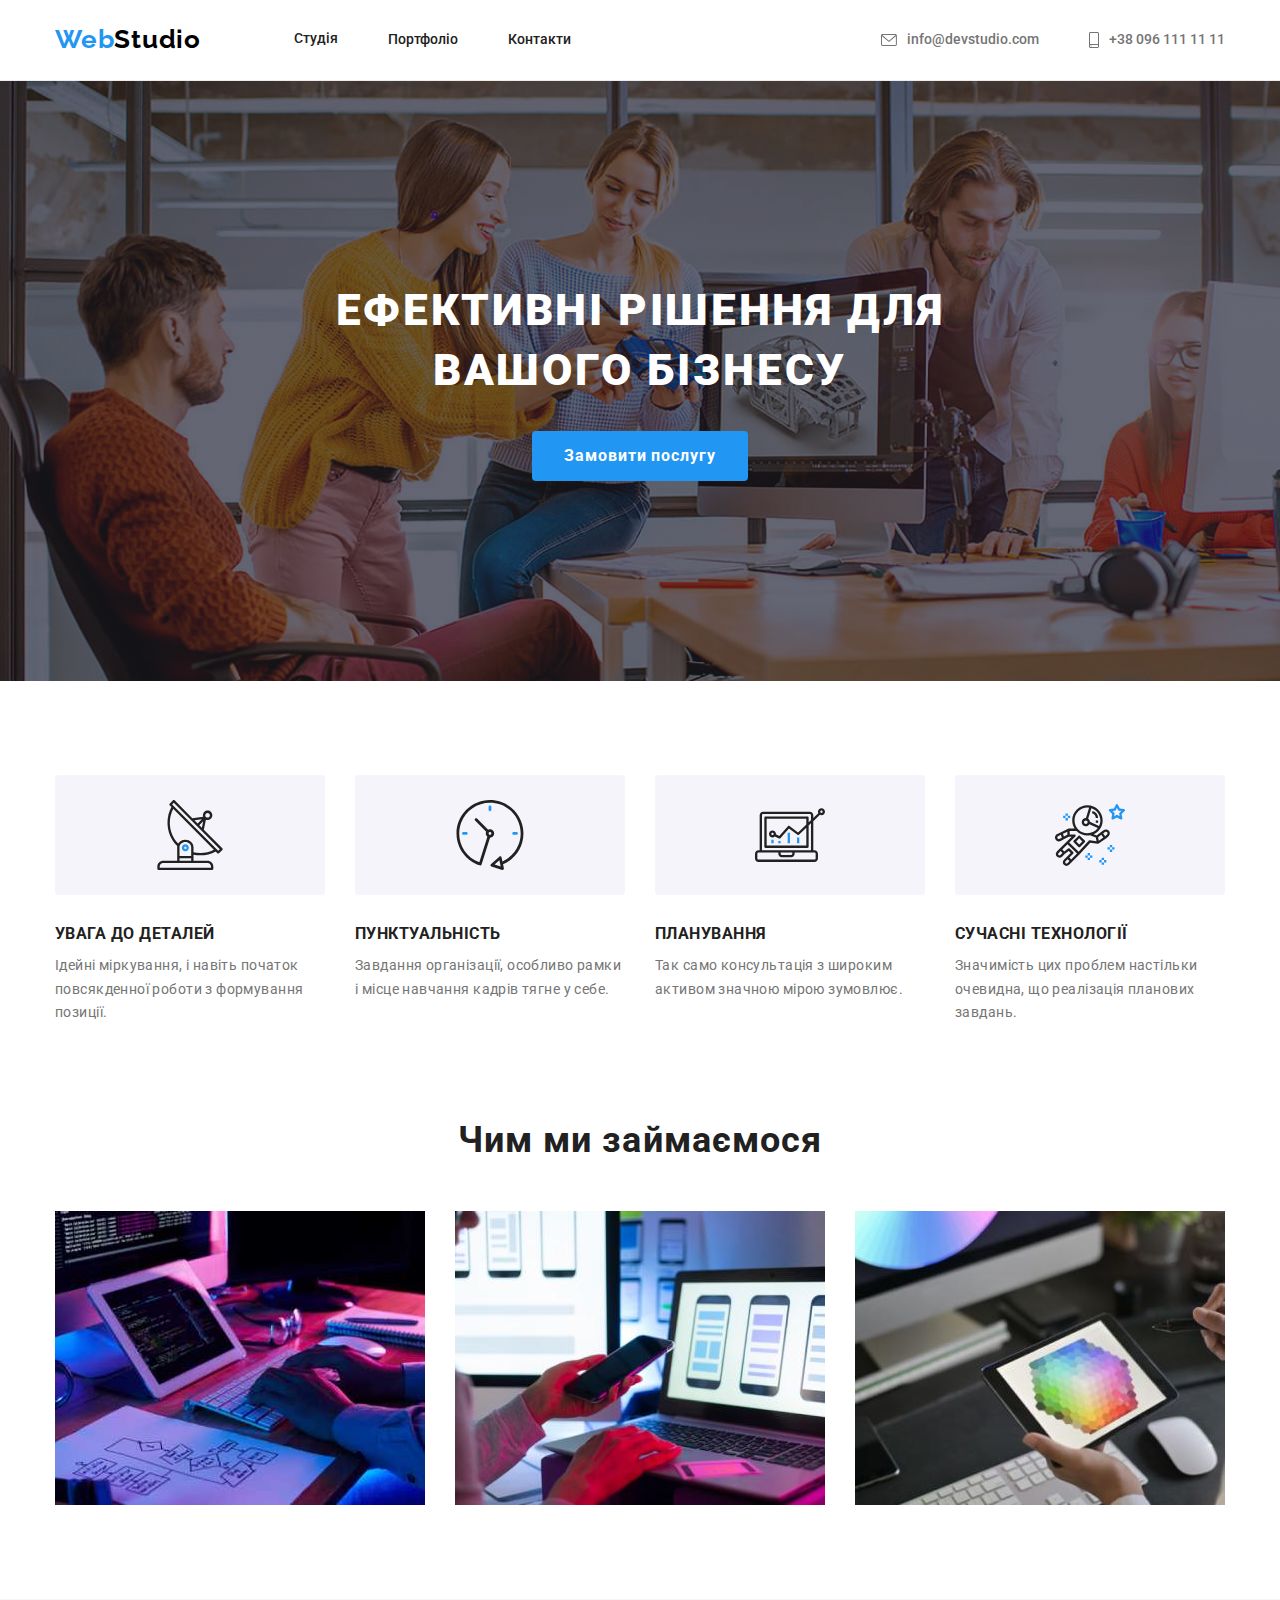
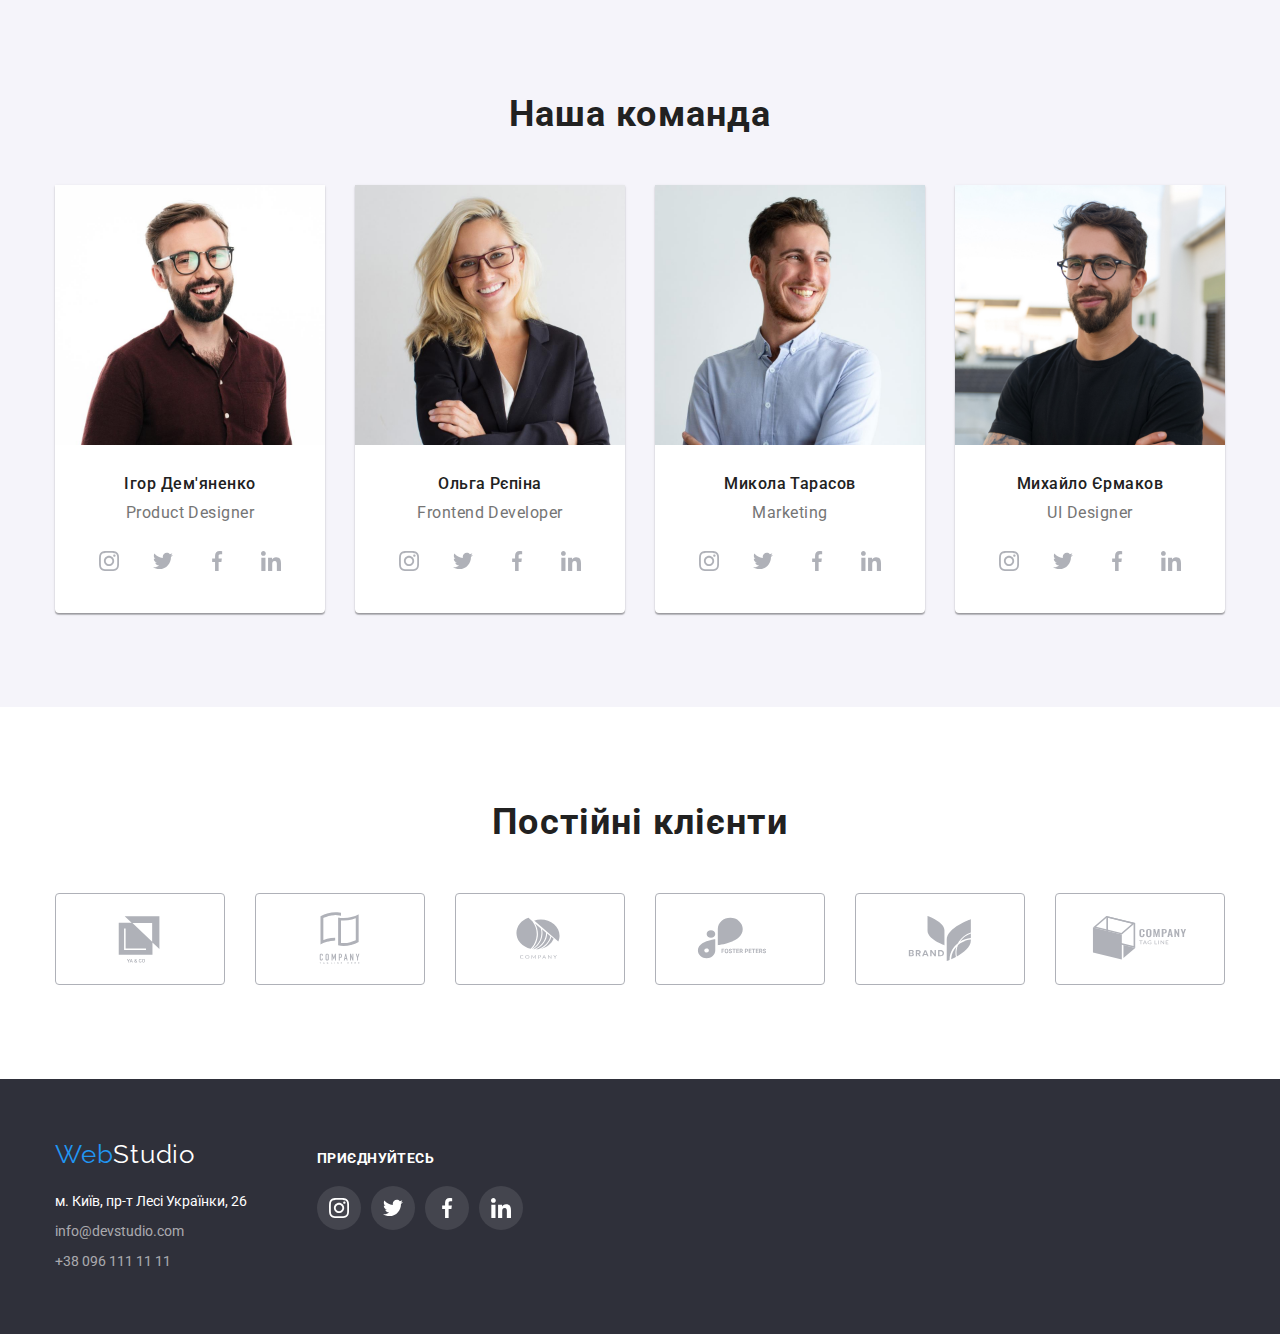
<file: index.html>
<!DOCTYPE html>
<html lang="uk">
<head>
    <meta charset="UTF-8">
    <meta http-equiv="X-UA-Compatible" content="IE=edge">
    <meta name="viewport" content="width=device-width, initial-scale=1.0">
    <title>Document</title>
    <link rel="stylesheet" href="https://cdnjs.cloudflare.com/ajax/libs/modern-normalize/1.1.0/modern-normalize.min.css">
    <link rel="stylesheet" href="./css/styles.css">
    <link rel="preconnect" href="https://fonts.googleapis.com">
    <link rel="preconnect" href="https://fonts.gstatic.com" crossorigin>
    <link href="https://fonts.googleapis.com/css2?family=Raleway:wght@700&family=Roboto:wght@400;500;700&display=swap"
        rel="stylesheet">
</head>
<body>
    <header class="header">
        <div class="container header-conteiner">
        <nav class="header-nav">
         <a class="link-logo" href="/">
            Web<span class="logo-second">Studio</span>
        </a>
        <ul class="general-menu">
            <li class="link-nav">
                <a class="link-nav" href="#">Студія</a>
            </li>
            <li>
                <a class="link-nav" href="./portfolio.html">Портфоліо</a>
            </li>
            <li>
                <a class="link-nav" href="#">Контакти</a>
            </li>
        </ul>
        </nav>
        <ul class="general-kontakt">
        <li>
            <a class="link-contakt" href="info@devstudio.com">
                <svg class="header-icon" width="16" height="12">
                    <use href="./images/icons.svg#icon-envelope"></use>
                </svg>info@devstudio.com</a>
        </li>
        <li>
            <a class="link-contakt" href="+380961111111">
                <svg class="header-icon" width="10" height="16">
                    <use href="./images/icons.svg#icon-smartphone"></use>
                </svg>+38 096 111 11 11</a>
        </li>
        </ul>
    </div>
    </header>
    <main>
<section class="primary-section">
<div class="container"> 
    <h1 class="hero-title">Ефективні рішення для вашого бізнесу</h1>
    <button class="primery-button" type="button">Замовити послугу</button>
</div>
</section>
<section class="section">
    <div class="container">
    <ul class="list-text"> 
        <li class="list-content">
            <div class="content-img">
            <svg class="content-icon" width="70" height="70">
                <use href="./images/icons.svg#icon-antenna"></use>
            </svg>
            </div>
            <h3 class="section-sabtitle">УВАГА ДО ДЕТАЛЕЙ</h3>
            <p class="text-rede">Ідейні міркування, і навіть початок повсякденної роботи з формування позиції.</p>
        </li>
        <li class="list-content">
            <div class="content-img">
            <svg class="content-icon" width="70" height="70">
                <use href="./images/icons.svg#icon-clock"></use>
            </svg>
            </div>
            <h3 class="section-sabtitle">ПУНКТУАЛЬНІСТЬ</h3>
            <p class="text-rede">Завдання організації, особливо рамки і місце навчання кадрів тягне у себе.</p>
        </li>
        <li class="list-content">
            <div class="content-img">
            <svg class="content-icon" width="70" height="70">
                <use href="./images/icons.svg#icon-diagram"></use>
            </svg>
            </div>
            <h3 class="section-sabtitle">ПЛАНУВАННЯ</h3>
            <p class="text-rede">Так само консультація з широким активом значною мірою зумовлює.</p>
        </li>
        <li class="list-content">
            <div class="content-img">
            <svg class="content-icon" width="70" height="70">
                <use href="./images/icons.svg#icon-astronaut"></use>
            </svg>
            </div>
            <h3 class="section-sabtitle">СУЧАСНІ ТЕХНОЛОГІЇ</h3>
            <p class="text-rede">Значимість цих проблем настільки очевидна, що реалізація планових завдань.</p>
        </li>
    </ul>
    </div>
</section>
<section class="section">
    <div class="container">
    <h2 class="section-caption">Чим ми займаємося</h2>
    <ul class="pfoto-list">
        <li>
            <img src="./images/box1.jpg" alt="man typing on keyboard" width="370"/>
        </li>
        <li>
            <img src="./images/box2.jpg" alt="someone is looking at the phone" width="370"/>
        </li>
        <li>
            <img src="./images/box3.jpg" alt="color chart on tablet" width="370"/>
        </li>
    </ul>
    </div>
</section>
<section class="section-third">
    <div class="container">
    <h2 class="section-caption">Наша команда</h2>
    <ul class="command-list">
        <li class="team-card"><img src="./images/img4).jpg" alt="Product Designer" width="270"/>
            <h3 class="section-subject">Ігор Дем'яненко</h3>
        <p class="text-desc">Product Designer</p>
    <ul class="command-soc">
        <li class="item-soc">
            <a href="" class="kommand-link">
             <svg class="net-icon" width="20" height="20">
             <use href="./images/icons.svg#icon-instagram"></use>
         </svg>
        </a></li>
        <li class="item-soc">
            <a href="" class="kommand-link">
             <svg class="net-icon" width="20" height="20">
             <use href="./images/icons.svg#icon-twitter"></use>
         </svg>
        </a></li>
        <li class="item-soc">
            <a href="" class="kommand-link">
             <svg class="net-icon" width="20" height="20">
             <use href="./images/icons.svg#icon-facebook"></use>
         </svg>
            </a></li>
        <li class="item-soc">
            <a href="" class="kommand-link">
        <svg class="net-icon" width="20" height="20">
            <use href="./images/icons.svg#icon-linkedin"></use>
        </svg>
            </a></li>
    </ul>
        </li>
        <li class="team-card"><img src="./images/img1.jpg" alt="Frontend Developer" width="270"/>
        <h3 class="section-subject">Ольга Рєпіна</h3>
        <p class="text-desc"> Frontend Developer</p>
    <ul class="command-soc">
        <li class="item-soc">
        <a href="" class="kommand-link">
        <svg class="net-icon" width="20" height="20">
            <Use href="./images/icons.svg#icon-instagram"></Use>
        </svg>
        </a></li>
        <li class="item-soc">
            <a href="" class="kommand-link">
                <svg class="net-icon" width="20" height="20">
                    <use href="./images/icons.svg#icon-twitter">
                </use></svg>
            </a></li>
        <li class="item-soc">
            <a href="" class="kommand-link">
                <svg class="net-icon" width="20" height="20">
                    <use href="./images/icons.svg#icon-facebook"></use>
                </svg>
            </a></li>
        <li class="item-soc">
            <a href="" class="kommand-link">
                 <svg class="net-icon" width="20" height="20">
                    <use href="./images/icons.svg#icon-linkedin"></use>
                 </svg>
            </a></li>
    </ul>
        </li>
        <li class="team-card"><img src="./images/img2.jpg" alt="Marketing" width="270"/>
        <h3 class="section-subject">Микола Тарасов</h3>
        <p class="text-desc">Marketing</p>
    <ul class="command-soc">
        <li class="item-soc">
            <a href="" class="kommand-link">
                <svg class="net-icon" width="20" height="20">
                    <use href="./images/icons.svg#icon-instagram"></use>
                </svg>
            </a></li>
        <li class="item-soc">
            <a href="" class="kommand-link">
                <svg class="net-icon" width="20" height="20">
                    <use href="./images/icons.svg#icon-twitter"></use>
                </svg>
            </a></li>
        <li class="item-soc">
            <a href="" class="kommand-link">
                <svg class="net-icon" width="20" height="20"> 
                    <use href="./images/icons.svg#icon-facebook"></use>
                </svg>
            </a></li>
        <li class="item-soc">
            <a href="" class="kommand-link">
                <svg class="net-icon" width="20" height="20">
                    <use href="./images/icons.svg#icon-linkedin"></use>
                </svg>
            </a></li>
    </ul>
        </li>
        <li class="team-card"><img src="./images/img3.jpg" alt="UI Designer" width="270"/>
        <h3 class="section-subject">Михайло Єрмаков</h3>
        <p class="text-desc">UI Designer</p>
    <ul class="command-soc">
        <li class="item-soc">
            <a href="" class="kommand-link">
                <svg class="net-icon" width="20" height="20">
                    <use href="./images/icons.svg#icon-instagram"></use>
                </svg>
            </a>
        </li>
        <li class="item-soc">
            <a href="" class="kommand-link">
                <svg class="net-icon" width="20" height="20">
                    <use href="./images/icons.svg#icon-twitter"></use>
                </svg>
            </a>
        </li>
        <li class="item-soc">
            <a href="" class="kommand-link">
                <svg class="net-icon" width="20" height="20">
                    <use href="./images/icons.svg#icon-facebook"></use>
                </svg>
            </a>
        </li>
        <li class="item-soc">
            <a href="" class="kommand-link">
                <svg class="net-icon" width="20" height="20">
                    <use href="./images/icons.svg#icon-linkedin"></use>
                </svg>
            </a>
        </li>
    </ul>
        </li>
    </ul>
    </div>
    </section>
<section class="conteinar-clients">
    <div class="container">
        <h2 class="section-caption">Постійні клієнти</h2>
<ul class="client-list">
    <li class="client-card">
        <a href="" class="klient-link">
            <svg class="client-icon" width="106" height="60">
                <use href="./images/icons.svg#icon-Logo-6-1"></use>
            </svg>
        </a></li>
    <li class="client-card">
        <a href="" class="klient-link">
            <svg class="client-icon" width="106" height="60">
                <use href="./images/icons.svg#icon-Logo-7-1"></use>
            </svg>
        </a></li>
    <li class="client-card">
        <a href="" class="klient-link">
            <svg class="client-icon" width="106" height="60">
                <use href="./images/icons.svg#icon-Logo-8-1"></use>
            </svg>
        </a></li>
    <li class="client-card">
        <a href="" class="klient-link">
            <svg class="client-icon" width="106" height="60">
                <use href="./images/icons.svg#icon-Logo-9-1"></use>
            </svg>
        </a></li>
    <li class="client-card">
        <a href="" class="klient-link">
            <svg class="client-icon" width="106" height="60">
                <use href="./images/icons.svg#icon-Logo-10-1"></use>
            </svg>
        </a></li>
    <li class="client-card">
        <a href="" class="klient-link">
            <svg class="client-icon" width="106" height="60">
                <use href="./images/icons.svg#icon-Logo-11-1"></use>
            </svg>
        </a></li>
</ul>
    </div>
</section>
    </main>
<footer class="section-footer"> 
    <div class="footer-all">
    <div class="container-adress">
<a class="link-footer" href="/">Web<span class="logo-second-footer">Studio</span></a>
<address>
    <ul>
        <li class="location-address"><a class="link-address" href="/">м. Київ, пр-т Лесі Українки, 26</a></li>
        <li class="location-address"><a class="link-information" href="info@devstudio.com">info@devstudio.com</a></li>
        <li class="location-address"><a class="link-information" href="+380961111111">+38 096 111 11 11</a></li>
    </ul>
</address>
    </div>
    <div class="footer-net">
    <p class="text-net">Приєднуйтесь</p>
    <ul class="footer-soc">
        <li>
            <a href="" class="soc-link">
                <svg class="footer-icon" width="20" height="20">
                    <use href="./images/icons.svg#icon-instagram"></use>
                </svg>
            </a>
        </li>
        <li>
            <a href="" class="soc-link">
                <svg class="footer-icon" width="20" height="20">
                    <use href="./images/icons.svg#icon-twitter"></use>
                </svg>
            </a>
        </li>
        <li>
            <a href="" class="soc-link">
                <svg class="footer-icon" width="20" height="20">
                    <use href="./images/icons.svg#icon-facebook"></use>
                </svg>
            </a>
        </li>
        <li>
            <a href="" class="soc-link">
                <svg class="footer-icon" width="20" height="20">
                    <use href="./images/icons.svg#icon-linkedin"></use>
                </svg>
            </a>
        </li>
    </ul>
    </div>
</div>
    </footer>
</body>
</html>
</file>
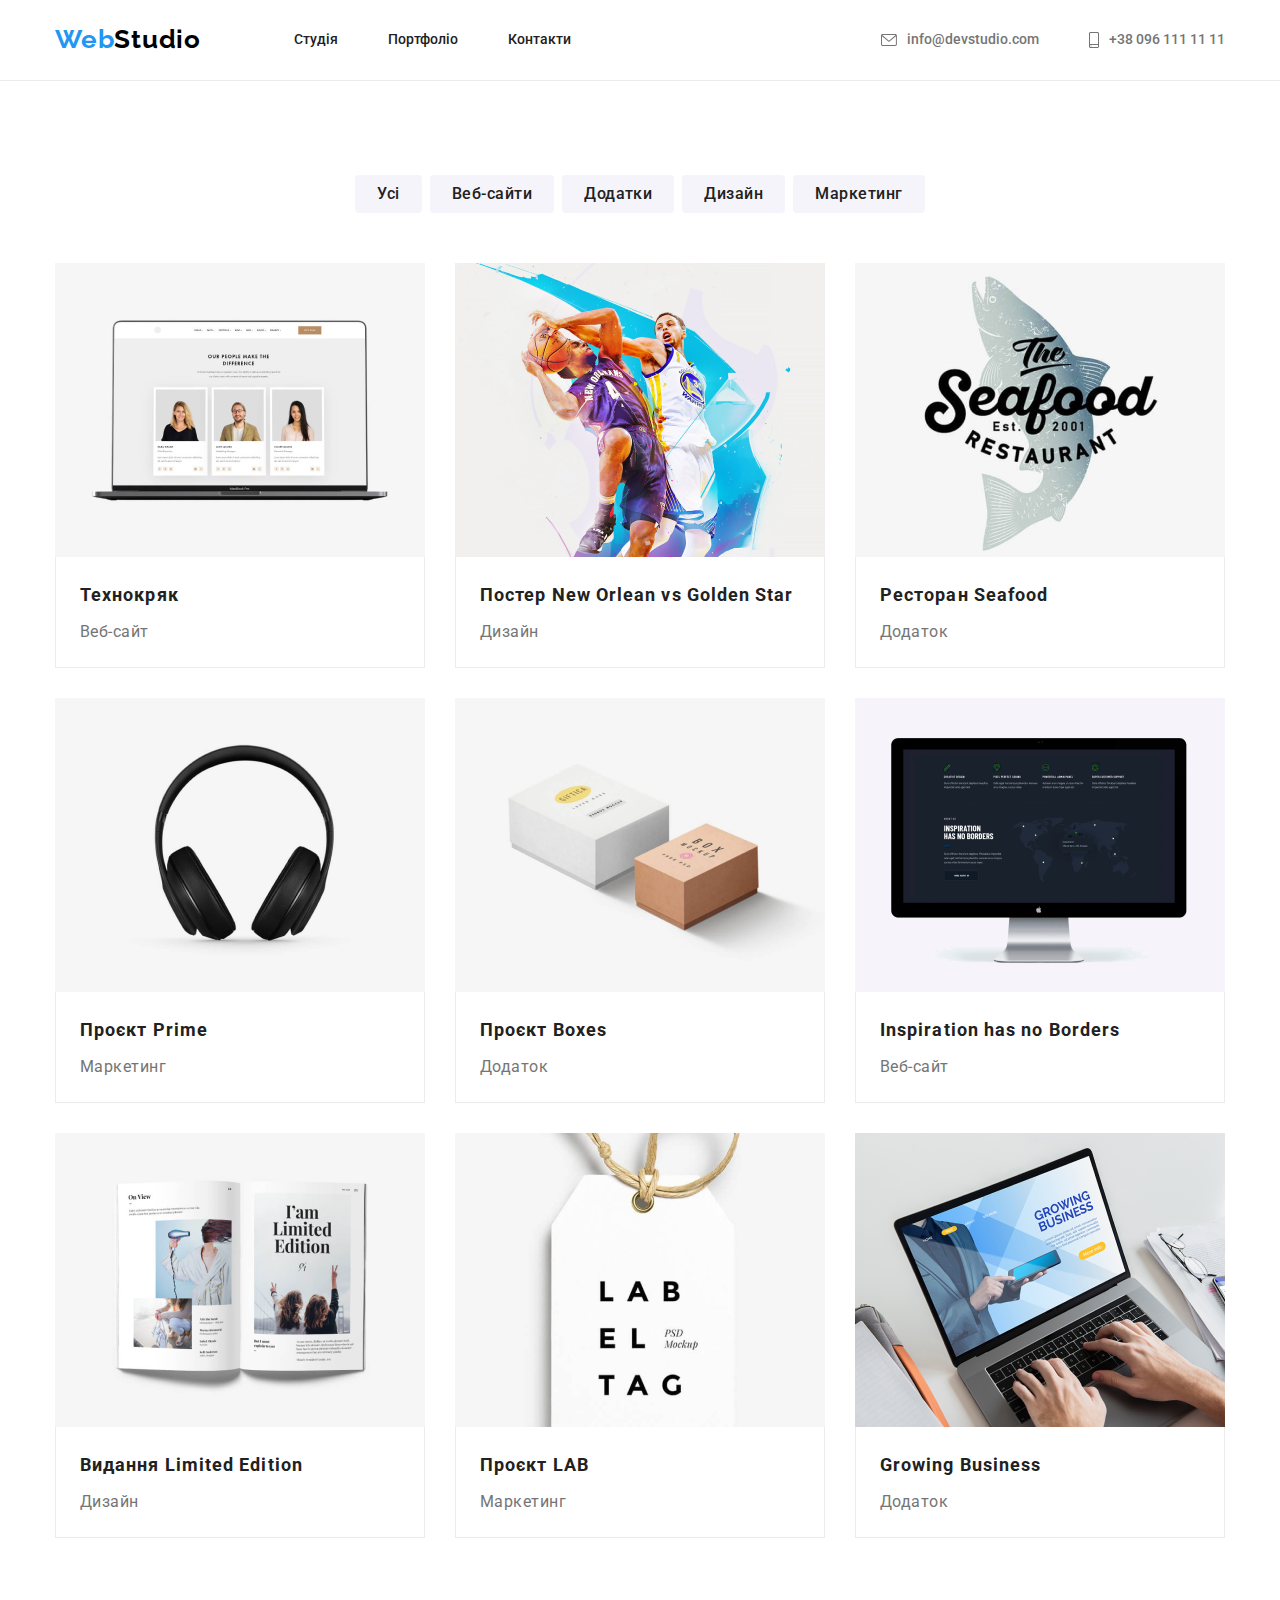
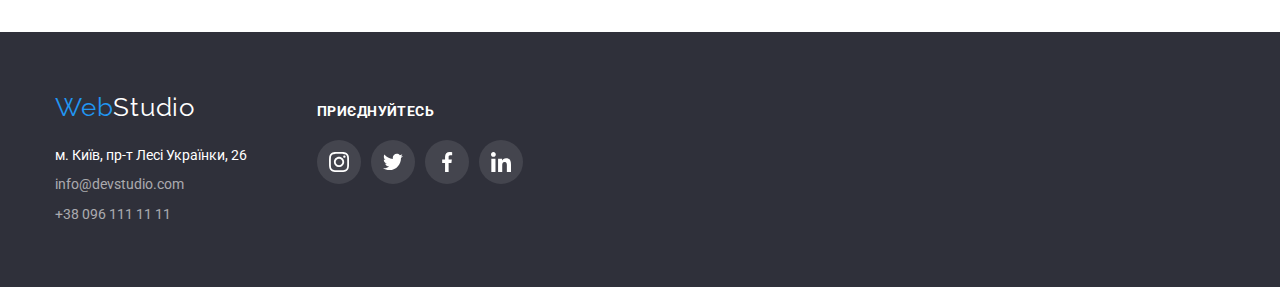
<file: portfolio.html>
<!DOCTYPE html>
<html lang="uk">

<head>
    <meta charset="UTF-8">
    <meta http-equiv="X-UA-Compatible" content="IE=edge">
    <meta name="viewport" content="width=device-width, initial-scale=1.0">
    <title>Document</title>
    <link rel="stylesheet" href="https://cdnjs.cloudflare.com/ajax/libs/modern-normalize/1.1.0/modern-normalize.min.css">
    <link rel="stylesheet" href="./css/styles.css">
    <link rel="preconnect" href="https://fonts.googleapis.com">
    <link rel="preconnect" href="https://fonts.gstatic.com" crossorigin>
    <link href="https://fonts.googleapis.com/css2?family=Raleway:wght@700&family=Roboto:wght@400;500;700&display=swap"
        rel="stylesheet">
</head>

<body>
    <header class="header">
    <div class="container header-conteiner">
        <nav class="header-nav">
        <a class="link-logo" href="/">Web<span class="logo-second">Studio</span></a>
        <ul class="general-menu">
            <li>
                <a class="link-nav" href="./index.html">Студія</a>
            </li>
            <li>
                <a class="link-nav" href="#">Портфоліо</a>
            </li>
            <li>
                <a class="link-nav" href="#">Контакти</a>
            </li>
        </ul>
        </nav>
        <ul class="general-kontakt">
            <li>
                <a class="link-contakt" href="info@devstudio.com">
                    <svg class="header-icon" width="16" height="12">
                        <use href="./images/icons.svg#icon-envelope"></use>
                    </svg>info@devstudio.com</a>
            </li>
            <li>
                <a class="link-contakt" href="+380961111111">
                    <svg class="header-icon" width="10" height="16">
                        <use href="./images/icons.svg#icon-smartphone"></use>
                    </svg>+38 096 111 11 11</a>
            </li>
        </ul>
    </div>
    </header>
    <main>
        <section class="section-portfolio">
        <div class="container">
        <ul class="secondary-menu">
            <li>
            <button  class="secondary-button" type="button">Усі</button>
            </li>
            <li>
                <button class="secondary-button" type="button">Веб-сайти</button>
            </li>
            <li>
                <button  class="secondary-button" type="button">Додатки</button>
            </li>
            <li>
                <button class="secondary-button" type="button">Дизайн</button>
            </li>
            <li>
                <button class="secondary-button" type="button">Маркетинг</button>
            </li>
        </ul>
        <h1 class="visually-hidden">Наші роботи</h1>
        <ul class="portfolio-card">
            <li class="container-portfolio"><a class="portfolio-link" href="#"><img src="./images/portfolio1.jpg.png" alt="tehnohryak" width="370" />
                <div class="portfolio-text">
                <h3 class="title-text">Технокряк</h3>
                <p class="title-description">Веб-сайт</p>
                </div>
                </a>
            </li>
            <li class="container-portfolio"><a class="portfolio-link" href="#"><img src="./images/portfolio2.jpg.png" alt="New Orlean vs Golden Star" width="370" />
                <div class="portfolio-text">
                <h3 class="title-text">Постер New Orlean vs Golden Star</h3>
                <p class="title-description">Дизайн</p>
                </div>
                </a>
            </li>
            <li class="container-portfolio"><a class="portfolio-link" href="#"><img src="./images/portfolio3.jpg.png" alt="restaurant Seafood" width="370" />
                <div class="portfolio-text">
                <h3 class="title-text">Ресторан Seafood</h3>
                <p class="title-description">Додаток</p>
                </div>
                </a>
            </li>
            <li class="container-portfolio"><a class="portfolio-link" class="portfolio-link" href="#"><img src="./images/portfolio4.jpg.png" alt="project Prime" width="370" />
                <div class="portfolio-text">
                <h3 class="title-text">Проєкт Prime</h3>
                <p class="title-description">Маркетинг</p>
                </div>
                </a>
            </li>
            <li class="container-portfolio"><a class="portfolio-link" href="#"><img src="./images/portfolio5.jpg.png" alt="project Boxes" width="370" />
                <div class="portfolio-text">
                <h3 class="title-text">Проєкт Boxes</h3>
                <p class="title-description">Додаток</p>
                </div>
                </a>
            </li>
             <li class="container-portfolio"><a class="portfolio-link" href="#"><img src="./images/portfolio6.jpg.png" alt="Inspiration has no Borders" width="370" />
                <div class="portfolio-text">
                <h3 class="title-text">Inspiration has no Borders</h3>
                <p class="title-description">Веб-сайт</p>
                </div>
                </a>
            </li>
            <li class="container-portfolio"><a class="portfolio-link" href="#"><img src="./images/portfolio7.jpg.png" alt="edition Limited Edition" width="370" />
                <div class="portfolio-text">
                <h3 class="title-text">Видання Limited Edition</h3>
                <p class="title-description">Дизайн</p>
                </div>
                </a>
            </li>
            <li class="container-portfolio"><a class="portfolio-link" href="#"><img src="./images/portfolio8.jpg.png" alt="project lab" width="370" />
                <div class="portfolio-text">
                <h3 class="title-text">Проєкт LAB</h3>
                <p class="title-description">Маркетинг</p>
                </div>
                </a>
            </li>
            <li class="container-portfolio"><a class="portfolio-link" href="#"><img src="./images/portfolio9.jpg.png" alt="Growing Business" width="370" />
                <div class="portfolio-text">
                <h3 class="title-text">Growing Business</h3>
                <p class="title-description">Додаток</p>
                </div>
                </a>
            </li>
        </ul>
        </div>
        </section>
    </main>
<footer class="section-footer">
    <div class="footer-all">
        <div class="container-adress">
            <a class="link-footer" href="/">Web<span
                    class="logo-second-footer">Studio</span></a>
            <address>
                <ul>
                    <li class="location-address"><a class="link-address" href="/">м. Київ, пр-т Лесі Українки, 26</a>
                    </li>
                    <li class="location-address"><a class="link-information"
                            href="info@devstudio.com">info@devstudio.com</a></li>
                    <li class="location-address"><a class="link-information" href="+380961111111">+38 096 111 11 11</a>
                    </li>
                </ul>
            </address>
        </div>
        <div class="footer-net">
            <p class="text-net">Приєднуйтесь</p>
            <ul class="footer-soc">
                <li>
                    <a href="" class="soc-link">
                        <svg class="footer-icon" width="20" height="20">
                            <use href="./images/icons.svg#icon-instagram"></use>
                        </svg>
                    </a>
                </li>
                <li>
                    <a href="" class="soc-link">
                        <svg class="footer-icon" width="20" height="20">
                            <use href="./images/icons.svg#icon-twitter"></use>
                        </svg>
                    </a>
                </li>
                <li>
                    <a href="" class="soc-link">
                        <svg class="footer-icon" width="20" height="20">
                            <use href="./images/icons.svg#icon-facebook"></use>
                        </svg>
                    </a>
                </li>
                <li>
                    <a href="" class="soc-link">
                        <svg class="footer-icon" width="20" height="20">
                            <use href="./images/icons.svg#icon-linkedin"></use>
                        </svg>
                    </a>
                </li>
            </ul>
        </div>
    </div>
</footer>
</body>

</html>
</file>
<file: css/styles.css>
:root {
    --color-primary: #757575;
    --color-brand: #2196f3;
    --color-accent: #212121;
    --color-active: #188CE8;
    --color-secondary-section: #f5f5f5;
    --collo-button: #f5f4fA;
    --color-section: #2f303a;
    --color-container: #eeeeee;
    --color-background: #ffffff;
}

body {
    color: var(--color-primary);
    font-size: 14px;
    font-family: "Roboto", sans-serif;
    font-weight: 400;
    background-color: var(--color-background)
}
ul {
    list-style-type: none;
}
 
h1,
h2,
h3,
h4,
h5,
h6,
p,
ul {
    padding: 0;
    margin: 0;
}

img {
    display: block;
    max-width: 100%;
    height: auto;

}

.section {
    padding-top: 94px;
    padding-bottom: 94px;
}

.section-portfolio {
    padding-bottom: 94px;
    padding-top: 94px;
}

.container {
    width: 100%;
    max-width: 1200px;
    margin: 0 auto;
    padding: 0 15px;

}
 
.section:nth-child(2) {
   padding-bottom: 0;
}

.content-img {
display: flex;
width: 270px;
height: 120px;
border-radius: 4px;
background-color: var(--collo-button);
margin-bottom: 30px;
justify-content: center;
align-items: center;
}


/* soc section*/
/* soc section*/

.command-soc {
    display: flex;
    justify-content: center;
    gap: 10px;
    padding-bottom: 30px;
}

.kommand-link {
    height: 44px;
    width: 44px;
    display: flex;
    align-items: center; 
    justify-content: center;
    border-radius: 50%;
    cursor: pointer;
}

.kommand-link:hover {
    background-color: var(--color-brand);
}

.net-icon {
    fill: #afb1b8;
}

.kommand-link:hover .net-icon {
    fill: var(--color-background);
}



/* header */
/* header */
.header {
    padding: 24px 0 25px 0;
    border: 1px; 
    border-color: #ECECEC;
    border-bottom-style: solid;
}

.header-conteiner {
    display: flex;
    align-items: center;
}

.header-nav {
    flex-grow: 1;
    display: flex;
    align-items: center;
}

.link-logo {
    color: var(--color-brand);
    text-decoration: none;
    line-height: 1.2;
    font-family: Raleway;
    letter-spacing: 0.03em;
    font-weight: 700;
    font-size: 26px;

}

.logo-second {
    color: #000000;
}

.logo-second-footer {
    color: var(--color-background);
}

.general-menu {
    display: flex;
    gap: 50px;
    margin-left: 93px;
}

.link-nav {
    color: var(--color-accent);
    text-decoration: none;
    line-height: 1.14;
    font-weight: 500;
}

.link-nav:hover {
    color: var(--color-brand);
    border-radius: 4px;
    font-weight: 500;
}

.link-nav:active {
    color: var(--color-active);
    font-weight: 500;
}

.link-nav:focus {
    color: var(--color-active);
    font-weight: 500;
}

.general-kontakt {
    display: flex;
    gap: 50px;
}

.link-contakt {
    display: flex;
    align-items: center;
    color: var(--color-primary);
    text-decoration: none;
    line-height: 1.17;
    font-weight: 500; 
}

.header-icon {
    margin-right: 10px;
    fill: currentColor;
}

.link-contakt:hover {
    color: var(--color-brand); 
}
 

.link-contakt:focus {
    color: var(--color-active);
}

.link-contakt:active {
    color: var(--color-active);
}


/* base section*/
/* base section*/

.primary-section {
margin: 0 auto;
    background: var(--color-section);
    padding: 200px 0 200px 0;
    text-align: center;
    width: 100%;
    max-width: 1600px;
    height: 600px;
    align-content: center;
    background-image: linear-gradient(rgba(47, 48, 58, 0.4), rgba(47, 48, 58, 0.4)),
        url(../images/first.png);
    background-size: auto;
    background-repeat: no-repeat;
}

.list-text {
    display: flex;
    gap: 30px;
}

.list-content {
    width: 270px;
    text-align: left;
}

.section-sabtitle {
    margin-bottom: 10px;
    color: var(--color-accent);
    text-transform: uppercase;
    line-height: 1.14;
    font-weight: 700;
    letter-spacing: 0.03em;
}

.text-rede {
    line-height: 1.7;
    font-weight: 400;
    letter-spacing: 0.03em;
}

.section-caption {
    margin-bottom: 50px;
    color: var(--color-accent);
    line-height: 1.17;
    font-size: 36px;
    font-weight: 700;
    letter-spacing: 0.03em;
    text-align: center;
}

.pfoto-list {
    display: flex;
    gap: 30px;
    margin-top: 0;
}

.section-third {
    background-color: var(--collo-button);
    padding: 94px 0;
}

.command-list {
    display: flex;
    gap: 30px;
}

.team-card {
    background-color: var(--color-background);
    display: block;
    max-width: 100%;
    height: auto;
    border-radius: 0px 0px 4px 4px; 
    box-shadow: 0px 1px 3px rgba(0, 0, 0, 0.12),
        0px 1px 1px rgba(0, 0, 0, 0.14),
        0px 2px 1px rgba(0, 0, 0, 0.2);
}

.section-subject {
    padding-top: 30px;
    margin-bottom: 10px;
    color: var(--color-accent);
    line-height: 1.17;
    font-size: 16px;
    font-weight: 500;
    letter-spacing: 0.03em;
    text-align: center;
}

.text-desc {
    margin-bottom: 16px;
    line-height: 1.17;
    font-weight: 400;
    font-size: 16px;
    letter-spacing: 0.03em;
    text-align: center;
}

.conteinar-clients {
    display: flex;
    padding: 94px 0 94px;
}

.client-list {
    display: flex;
    gap: 30px;
}

.client-card {
    width: calc((100% - 15px) / 6);
    display: flex;

}

.klient-link:hover {
    border-color: var(--color-brand);
    fill: var(--color-brand);

}

.klient-link {
    width: 170px;
    height: 92px;
    display: flex;
    align-items: center;
    justify-content: center;
    border: 1px solid;
    border-radius: 4px;
    fill: #AFB1B8;
    border-color: #AFB1B8;
}

.visually-hidden {
    position: absolute;
    white-space: nowrap;
    width: 1px;
    height: 1px;
    overflow: hidden;
    border: 0;
    padding: 0;
    clip: rect(0 0 0 0);
    clip-path: inset(50%);
    margin: -1px;
}

.portfolio-card {
    display: flex;
    flex-wrap: wrap;
    gap: 30px;
}

.container-portfolio {
    max-width: 370px;
}

 



/*section-text*/

.hero-title {
    color: var(--color-background);
    text-transform: uppercase;
    line-height: 1.36;
    font-size: 44px;
    font-weight: 900;
    letter-spacing: 0.06em;
    padding: 0;
    width: 696px;
    margin: 0 auto 30px auto;
    text-align: center;
}



.portfolio-text {
border: 1px #ECECEC solid;
padding: 20px 24px 20px 24px;
border-top: none;
}

.portfolio-link {
    display: block;
    text-decoration: none; 
}

.portfolio-link:hover {
box-shadow: 0px 1px 1px rgba(0, 0, 0, 0.12),
    0px 4px 4px rgba(0, 0, 0, 0.06),
    1px 4px 6px rgba(0, 0, 0, 0.16);;
}


.title-text {
    color: var(--color-accent);
    line-height: 2;
    font-size: 18px;
    font-weight: 700;
    text-decoration: none;
    letter-spacing: 0.06em; 
    text-align: left;
    margin-bottom: 4px;
}

.title-description {
    color: var(--color-primary);
    line-height: 1.88;
    font-weight: 400;
    font-size: 16px;
    letter-spacing: 0.03em;
    text-align: left; 
}



/* section-button*/
/* section-button*/
.hero-container {
    display: flex;
    justify-content: center;
}

.primery-button {
   display: inline-block;
   color: var(--color-background);
   background-color: var(--color-brand);
   margin: 0 auto;
   padding: 10px 32px;
   font-weight: 700;
   letter-spacing: 0.06em;
   font-size: 16px;
   line-height: 1.88;
   border: 0;
   text-align: center;
   font-family: inherit;
   cursor: pointer;
   min-width: 216px;
   border-radius: 4px; 
}

.primery-button:hover {
    color: var(--color-background);
    background-color: var(--color-brand); 
}

.primery-button:active {
    color: var(--color-background);
    background-color: var(--color-active);
} 

.secondary-button {
    color: var(--color-accent);
    background-color: var(--collo-button);
    padding: 6px 22px;
    border: 0;
    line-height: 1.62;
    font-size: 16px;
    font-weight: 500;
    letter-spacing: 0.03em;
    cursor: pointer;
    text-align: center;
    font-family: inherit;
    border-radius: 4px;
}

.secondary-button:hover {
    color: var(--color-background);
    background-color: var(--color-brand); 
    box-shadow: 0px 3px 1px rgba(0, 0, 0, 0.1),
        0px 1px 2px rgba(0, 0, 0, 0.08),
        0px 2px 2px rgba(0, 0, 0, 0.12);;
}
.secondary-button:active {
    color: var(--color-background);
    background-color: var(--color-active);
}

.secondary-menu {
    display: flex;
    justify-content: center;
    gap: 8px;
    align-items: center;
    margin-bottom: 50px;
}
 

 /* footer */
 /* footer */

 .section-footer {
     background: var(--color-section);
     text-align: left;
     padding-top: 60px;
     padding-bottom: 60px;

}

.footer-all {
     display: flex;
     gap: 70px;
     align-items: baseline;
     width: 100%;
     max-width: 1200px;
     margin: 0 auto;
     padding: 0 15px;
 }

 .link-footer {
     text-decoration: none;
     color: var(--color-brand);
     line-height: 1.2;
     font-family: Raleway;
     font-size: 26px;
     letter-spacing: 0.03em;
     display: inline-block;
     margin-bottom: 20px;
     display: block;
     text-align: left;

}



.location-address:last-child {
    margin-bottom: 0;
}


.link-address:hover {
    color: var(--color-brand);
}

.link-address:focus {
    color: var(--color-active);
}

.link-address:active {
    color: var(--color-active);
}

 .footer-net {
     width: 206px;
     height: 80px;
 }

.text-net {
    color: var(--color-background);
    text-transform: uppercase;
    line-height: 1.17;
    font-size: 14px;
    font-weight: 700;
    letter-spacing: 0.03em;
    padding: 0;
    width: 116px;
    margin: 0 auto 20px 0;

}

.footer-soc {
    display: flex;
    gap: 10px;
}

.footer-icon {
    fill: var(--color-background);
}

.soc-link {
    height: 44px;
    width: 44px;
    display: flex;
    align-items: center;
    justify-content: center;
    border-radius: 50%;
    cursor: pointer;
    background-color: rgba(255, 255, 255, 0.1);
}

.soc-link:hover {
    background-color: var(--color-brand);
    fill: var(--color-background);
}

 .link-address {
     color: var(--color-background);
     text-decoration: none;
     font-weight: 400;
     line-height: 1.71;
     font-style: normal;
 }

 .link-information {
     color: rgba(255, 255, 255, 0.6);
     text-decoration: none;
     font-weight: 400;
     line-height: 1.71;
     font-style: normal;
 }
 

 .link-information:hover {
     color: var(--color-brand);
 }

 .link-information:focus {
     color: var(--color-active);
 }

 .link-information:active {
     color: var(--color-active);
 }


 .kontakt-footer {
     color: rgba(255, 255, 255, 0.6);
 }

 .location-address {
     text-align: left;
     display: block;
     margin-bottom: 6px;
 }

 
.command-all {
    display: block;
    margin-bottom: 30px;
}

/*footer*/
</file>
